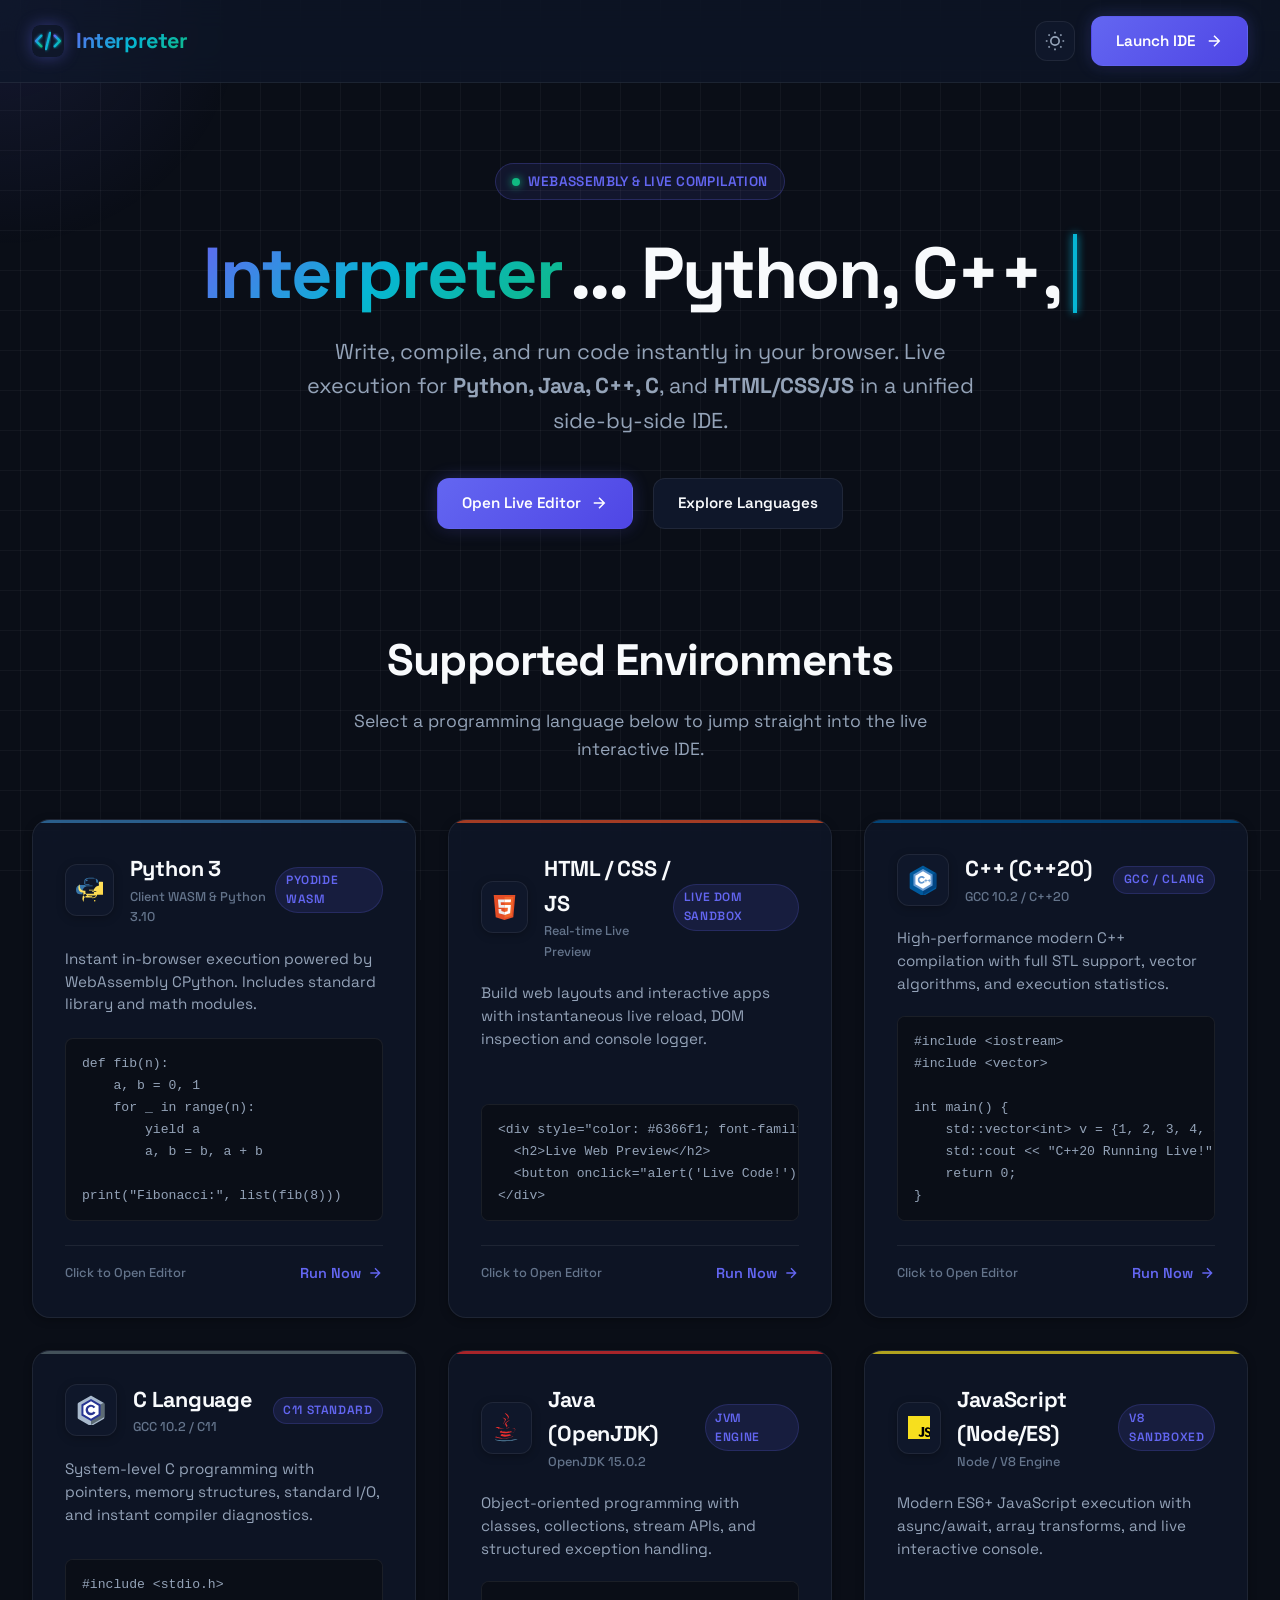
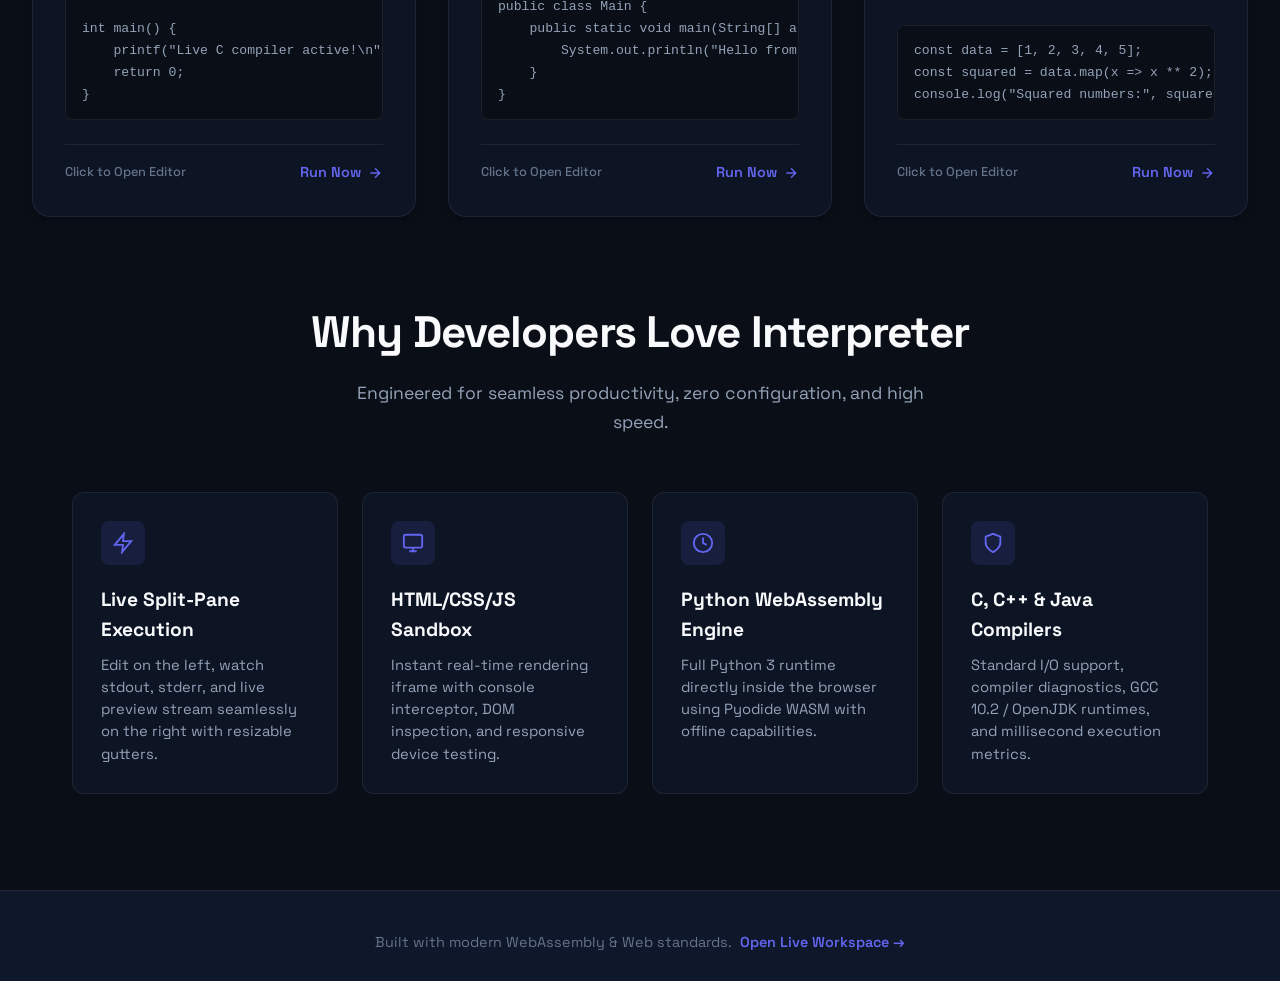
<file: index.html>
<!DOCTYPE html>
<html lang="en" data-theme="dark">
<head>
    <meta charset="UTF-8">
    <meta name="viewport" content="width=device-width, initial-scale=1.0">
    <meta name="description" content="Interpreter - High performance live compiler and interpreter for Python, Java, C++, C, HTML, CSS, JavaScript in your browser.">
    <meta name="theme-color" content="#0a0e17">
    <title>Interpreter - Live Multi-Language Code Compiler & IDE</title>
    <link rel="preconnect" href="https://fonts.googleapis.com">
    <link rel="preconnect" href="https://fonts.gstatic.com" crossorigin>
    <link href="https://fonts.googleapis.com/css2?family=JetBrains+Mono:ital,wght@0,300;0,400;0,500;0,600;0,700;1,400&family=Space+Grotesk:wght@300;400;500;600;700;800&display=swap" rel="stylesheet">
    <link rel="stylesheet" href="styles.css">
    <link rel="icon" type="image/svg+xml" href="assets/logo.svg">
</head>
<body>
    <div class="cursor-glow" id="cursorGlow" aria-hidden="true"></div>
    
    <!-- Navigation -->
    <nav class="nav" role="navigation" aria-label="Main navigation">
        <a href="index.html" class="nav-brand" aria-label="Interpreter Home">
            <img src="assets/logo.svg" alt="Interpreter Logo" class="brand-logo-img">
            <span class="logo-text">Interpreter</span>
        </a>
        <div class="nav-actions">
            <button class="theme-toggle" id="themeToggle" aria-label="Toggle dark / light theme" type="button" title="Toggle Theme">
                <svg class="sun-icon" viewBox="0 0 24 24" fill="none" stroke="currentColor" stroke-width="2" aria-hidden="true">
                    <circle cx="12" cy="12" r="5"/>
                    <path d="M12 1v2M12 21v2M4.22 4.22l1.42 1.42M18.36 18.36l1.42 1.42M1 12h2M21 12h2M4.22 19.78l1.42-1.42M18.36 5.64l1.42-1.42"/>
                </svg>
                <svg class="moon-icon" viewBox="0 0 24 24" fill="none" stroke="currentColor" stroke-width="2" aria-hidden="true">
                    <path d="M21 12.79A9 9 0 1 1 11.21 3 7 7 0 0 0 21 12.79z"/>
                </svg>
            </button>
            <a href="editor.html" class="btn btn-primary" id="navEditorBtn">
                <span>Launch IDE</span>
                <svg viewBox="0 0 24 24" fill="none" stroke="currentColor" stroke-width="2" aria-hidden="true">
                    <path d="M5 12h14M12 5l7 7-7 7"/>
                </svg>
            </a>
        </div>
    </nav>

    <!-- Main Landing Section -->
    <main class="landing-page" id="landingPage">
        <!-- Hero Section -->
        <section class="hero" aria-labelledby="hero-title">
            <div class="hero-badge">
                <span class="pulse-dot"></span>
                <span>WebAssembly & Live Compilation</span>
            </div>

            <div class="typing-container">
                <h1 id="hero-title" class="hero-title">
                    <span class="static-text">Interpreter</span>
                    <span class="typing-text" id="typingText" aria-live="polite"></span>
                    <span class="cursor" aria-hidden="true"></span>
                </h1>
            </div>

            <p class="hero-subtitle">
                Write, compile, and run code instantly in your browser. Live execution for <strong>Python, Java, C++, C</strong>, and <strong>HTML/CSS/JS</strong> in a unified side-by-side IDE.
            </p>

            <div class="hero-actions">
                <a href="editor.html" class="btn btn-primary" id="startCodingBtn">
                    <span>Open Live Editor</span>
                    <svg viewBox="0 0 24 24" fill="none" stroke="currentColor" stroke-width="2" aria-hidden="true">
                        <path d="M5 12h14M12 5l7 7-7 7"/>
                    </svg>
                </a>
                <a href="#languagesSection" class="btn btn-secondary" id="exploreLangBtn">
                    <span>Explore Languages</span>
                </a>
            </div>
        </section>

        <!-- Supported Languages Grid -->
        <section class="languages-section" id="languagesSection" aria-labelledby="languages-title">
            <header class="section-header">
                <h2 id="languages-title" class="section-title">Supported Environments</h2>
                <p class="section-subtitle">Select a programming language below to jump straight into the live interactive IDE.</p>
            </header>

            <div class="languages-grid" id="languagesGrid" role="list">
                <!-- Dynamically rendered via app.js with rich cards and fallback -->
            </div>
        </section>

        <!-- Features Showcase -->
        <section class="features-section" aria-labelledby="features-title">
            <header class="section-header">
                <h2 id="features-title" class="section-title">Why Developers Love Interpreter</h2>
                <p class="section-subtitle">Engineered for seamless productivity, zero configuration, and high speed.</p>
            </header>

            <div class="features-grid">
                <article class="feature-card">
                    <div class="feature-icon">
                        <svg viewBox="0 0 24 24" fill="none" stroke="currentColor" stroke-width="2" aria-hidden="true">
                            <polygon points="13 2 3 14 12 14 11 22 21 10 12 10 13 2"/>
                        </svg>
                    </div>
                    <h3 class="feature-title">Live Split-Pane Execution</h3>
                    <p class="feature-desc">Edit on the left, watch stdout, stderr, and live preview stream seamlessly on the right with resizable gutters.</p>
                </article>

                <article class="feature-card">
                    <div class="feature-icon">
                        <svg viewBox="0 0 24 24" fill="none" stroke="currentColor" stroke-width="2" aria-hidden="true">
                            <rect x="2" y="3" width="20" height="14" rx="2"/>
                            <path d="M8 21h8M12 17v4"/>
                        </svg>
                    </div>
                    <h3 class="feature-title">HTML/CSS/JS Sandbox</h3>
                    <p class="feature-desc">Instant real-time rendering iframe with console interceptor, DOM inspection, and responsive device testing.</p>
                </article>

                <article class="feature-card">
                    <div class="feature-icon">
                        <svg viewBox="0 0 24 24" fill="none" stroke="currentColor" stroke-width="2" aria-hidden="true">
                            <circle cx="12" cy="12" r="10"/>
                            <path d="M12 6v6l4 2"/>
                        </svg>
                    </div>
                    <h3 class="feature-title">Python WebAssembly Engine</h3>
                    <p class="feature-desc">Full Python 3 runtime directly inside the browser using Pyodide WASM with offline capabilities.</p>
                </article>

                <article class="feature-card">
                    <div class="feature-icon">
                        <svg viewBox="0 0 24 24" fill="none" stroke="currentColor" stroke-width="2" aria-hidden="true">
                            <path d="M12 22s8-4 8-10V5l-8-3-8 3v7c0 6 8 10 8 10z"/>
                        </svg>
                    </div>
                    <h3 class="feature-title">C, C++ & Java Compilers</h3>
                    <p class="feature-desc">Standard I/O support, compiler diagnostics, GCC 10.2 / OpenJDK runtimes, and millisecond execution metrics.</p>
                </article>
            </div>
        </section>

        <!-- Footer -->
        <footer class="footer" role="contentinfo">
            <p>
                Built with modern WebAssembly & Web standards. 
                <a href="editor.html" class="footer-link">Open Live Workspace &rarr;</a>
            </p>
        </footer>
    </main>

    <script type="module" src="app.js"></script>
</body>
</html>
</file>
<file: styles.css>
/* ==========================================================================
   INTERPRETER - MODERN DESIGN SYSTEM & CORE STYLES
   ========================================================================== */

:root {
  /* Color Palette - Dark Theme (Default) */
  --bg-primary: #0a0e17;
  --bg-secondary: #0f172a;
  --bg-tertiary: #1e293b;
  --bg-card: rgba(15, 23, 42, 0.75);
  --bg-card-hover: rgba(30, 41, 59, 0.85);
  --bg-glass: rgba(15, 23, 42, 0.65);
  
  --text-primary: #f8fafc;
  --text-secondary: #94a3b8;
  --text-muted: #64748b;
  --text-inverse: #0f172a;

  --border-subtle: rgba(255, 255, 255, 0.07);
  --border-focus: rgba(99, 102, 241, 0.5);
  --border-glow: rgba(99, 102, 241, 0.3);

  /* Vibrant Accent Gradients */
  --accent-primary: #6366f1;
  --accent-primary-hover: #4f46e5;
  --accent-secondary: #06b6d4;
  --accent-emerald: #10b981;
  --accent-amber: #f59e0b;
  --accent-rose: #f43f5e;
  
  --gradient-brand: linear-gradient(135deg, #6366f1 0%, #06b6d4 50%, #10b981 100%);
  --gradient-glow: radial-gradient(circle at center, rgba(99, 102, 241, 0.15) 0%, transparent 70%);
  --gradient-card: linear-gradient(180deg, rgba(255, 255, 255, 0.04) 0%, rgba(255, 255, 255, 0) 100%);
  --gradient-btn: linear-gradient(135deg, #6366f1 0%, #4f46e5 100%);

  /* Shadows */
  --shadow-sm: 0 2px 8px rgba(0, 0, 0, 0.3);
  --shadow-md: 0 8px 24px -4px rgba(0, 0, 0, 0.4);
  --shadow-lg: 0 16px 36px -6px rgba(0, 0, 0, 0.5);
  --shadow-glow: 0 0 25px rgba(99, 102, 241, 0.35);

  /* Fonts */
  --font-sans: 'Space Grotesk', -apple-system, BlinkMacSystemFont, 'Segoe UI', Roboto, sans-serif;
  --font-mono: 'JetBrains Mono', monospace;

  /* Layout & Transitions */
  --radius-sm: 8px;
  --radius-md: 12px;
  --radius-lg: 18px;
  --radius-full: 9999px;
  --transition-fast: 0.15s cubic-bezier(0.4, 0, 0.2, 1);
  --transition-normal: 0.25s cubic-bezier(0.4, 0, 0.2, 1);
  --transition-smooth: 0.4s cubic-bezier(0.16, 1, 0.3, 1);
}

/* Light Theme Variables */
[data-theme="light"] {
  --bg-primary: #f8fafc;
  --bg-secondary: #ffffff;
  --bg-tertiary: #f1f5f9;
  --bg-card: rgba(255, 255, 255, 0.85);
  --bg-card-hover: rgba(255, 255, 255, 0.95);
  --bg-glass: rgba(255, 255, 255, 0.75);

  --text-primary: #0f172a;
  --text-secondary: #475569;
  --text-muted: #94a3b8;
  --text-inverse: #f8fafc;

  --border-subtle: rgba(0, 0, 0, 0.08);
  --border-focus: rgba(99, 102, 241, 0.4);
  --border-glow: rgba(99, 102, 241, 0.2);

  --shadow-sm: 0 2px 8px rgba(0, 0, 0, 0.04);
  --shadow-md: 0 8px 24px -4px rgba(15, 23, 42, 0.08);
  --shadow-lg: 0 16px 36px -6px rgba(15, 23, 42, 0.12);
  --shadow-glow: 0 0 25px rgba(99, 102, 241, 0.2);

  --gradient-glow: radial-gradient(circle at center, rgba(99, 102, 241, 0.08) 0%, transparent 70%);
  --gradient-card: linear-gradient(180deg, rgba(0, 0, 0, 0.01) 0%, rgba(0, 0, 0, 0.03) 100%);
}

/* Base Reset */
*, *::before, *::after {
  box-sizing: border-box;
  margin: 0;
  padding: 0;
}

html {
  font-size: 16px;
  scroll-behavior: smooth;
  height: 100%;
}

body {
  font-family: var(--font-sans);
  background-color: var(--bg-primary);
  color: var(--text-primary);
  min-height: 100vh;
  line-height: 1.6;
  overflow-x: hidden;
  position: relative;
  transition: background-color var(--transition-normal), color var(--transition-normal);
  -webkit-font-smoothing: antialiased;
}

/* Ambient Background Grid & Glow */
body::before {
  content: '';
  position: fixed;
  top: 0;
  left: 0;
  right: 0;
  bottom: 0;
  background-image: 
    linear-gradient(var(--border-subtle) 1px, transparent 1px),
    linear-gradient(90deg, var(--border-subtle) 1px, transparent 1px);
  background-size: 40px 40px;
  background-position: center center;
  pointer-events: none;
  opacity: 0.6;
  z-index: 0;
}

.cursor-glow {
  position: fixed;
  width: 500px;
  height: 500px;
  background: radial-gradient(circle, rgba(99, 102, 241, 0.12) 0%, transparent 70%);
  border-radius: 50%;
  pointer-events: none;
  transform: translate(-50%, -50%);
  z-index: 1;
  transition: opacity 0.3s ease;
}

/* ==========================================================================
   NAVIGATION
   ========================================================================== */

.nav {
  position: sticky;
  top: 0;
  width: 100%;
  padding: 1rem 2rem;
  display: flex;
  justify-content: space-between;
  align-items: center;
  background: var(--bg-glass);
  backdrop-filter: blur(16px);
  -webkit-backdrop-filter: blur(16px);
  border-bottom: 1px solid var(--border-subtle);
  z-index: 100;
  transition: all var(--transition-normal);
}

.nav-brand {
  display: flex;
  align-items: center;
  gap: 0.75rem;
  text-decoration: none;
  color: var(--text-primary);
  font-weight: 700;
  font-size: 1.25rem;
  letter-spacing: -0.02em;
}

.nav-brand .brand-logo-img {
  width: 32px;
  height: 32px;
  border-radius: var(--radius-sm);
  filter: drop-shadow(0 0 8px rgba(99, 102, 241, 0.4));
}

.logo-icon {
  width: 28px;
  height: 28px;
  color: var(--accent-primary);
}

.logo-text {
  background: var(--gradient-brand);
  -webkit-background-clip: text;
  -webkit-text-fill-color: transparent;
  font-weight: 700;
  font-size: 1.35rem;
}

.nav-actions {
  display: flex;
  align-items: center;
  gap: 1rem;
}

/* Theme Toggle Button */
.theme-toggle {
  width: 40px;
  height: 40px;
  border-radius: var(--radius-md);
  border: 1px solid var(--border-subtle);
  background: var(--bg-secondary);
  color: var(--text-secondary);
  display: flex;
  align-items: center;
  justify-content: center;
  cursor: pointer;
  position: relative;
  overflow: hidden;
  transition: all var(--transition-fast);
}

.theme-toggle:hover {
  color: var(--text-primary);
  border-color: var(--border-focus);
  transform: translateY(-1px);
  box-shadow: var(--shadow-sm);
}

.sun-icon, .moon-icon {
  width: 20px;
  height: 20px;
  position: absolute;
  transition: transform var(--transition-normal), opacity var(--transition-normal);
}

[data-theme="dark"] .sun-icon {
  transform: rotate(0deg) scale(1);
  opacity: 1;
}
[data-theme="dark"] .moon-icon {
  transform: rotate(90deg) scale(0);
  opacity: 0;
}

[data-theme="light"] .sun-icon {
  transform: rotate(-90deg) scale(0);
  opacity: 0;
}
[data-theme="light"] .moon-icon {
  transform: rotate(0deg) scale(1);
  opacity: 1;
}

/* Buttons */
.btn {
  display: inline-flex;
  align-items: center;
  justify-content: center;
  gap: 0.6rem;
  padding: 0.75rem 1.5rem;
  font-family: var(--font-sans);
  font-weight: 600;
  font-size: 0.95rem;
  border-radius: var(--radius-md);
  text-decoration: none;
  cursor: pointer;
  border: 1px solid transparent;
  transition: all var(--transition-fast);
}

.btn-primary {
  background: var(--gradient-btn);
  color: #ffffff;
  box-shadow: var(--shadow-sm), 0 0 16px rgba(99, 102, 241, 0.3);
}

.btn-primary:hover {
  transform: translateY(-2px);
  box-shadow: var(--shadow-md), 0 0 24px rgba(99, 102, 241, 0.5);
}

.btn-secondary {
  background: var(--bg-secondary);
  color: var(--text-primary);
  border-color: var(--border-subtle);
}

.btn-secondary:hover {
  background: var(--bg-tertiary);
  border-color: var(--border-focus);
  transform: translateY(-2px);
}

.btn svg {
  width: 18px;
  height: 18px;
  transition: transform var(--transition-fast);
}

.btn:hover svg {
  transform: translateX(3px);
}

/* ==========================================================================
   HERO SECTION
   ========================================================================== */

.hero {
  position: relative;
  max-width: 1200px;
  margin: 0 auto;
  padding: 5rem 2rem 4rem;
  text-align: center;
  z-index: 10;
  display: flex;
  flex-direction: column;
  align-items: center;
}

.hero-badge {
  display: inline-flex;
  align-items: center;
  gap: 0.5rem;
  padding: 0.4rem 1rem;
  background: rgba(99, 102, 241, 0.1);
  border: 1px solid rgba(99, 102, 241, 0.25);
  border-radius: var(--radius-full);
  color: var(--accent-primary);
  font-size: 0.85rem;
  font-weight: 600;
  margin-bottom: 2rem;
  letter-spacing: 0.03em;
  text-transform: uppercase;
}

.hero-badge .pulse-dot {
  width: 8px;
  height: 8px;
  background: var(--accent-emerald);
  border-radius: 50%;
  box-shadow: 0 0 8px var(--accent-emerald);
  animation: pulseGlow 2s infinite ease-in-out;
}

@keyframes pulseGlow {
  0%, 100% { opacity: 1; transform: scale(1); }
  50% { opacity: 0.4; transform: scale(0.8); }
}

.typing-container {
  margin-bottom: 1.25rem;
}

.hero-title {
  font-size: clamp(2.5rem, 6vw, 4.5rem);
  font-weight: 800;
  letter-spacing: -0.03em;
  line-height: 1.15;
  display: flex;
  flex-wrap: wrap;
  align-items: center;
  justify-content: center;
  gap: 0.5rem;
}

.static-text {
  background: var(--gradient-brand);
  -webkit-background-clip: text;
  -webkit-text-fill-color: transparent;
}

.typing-text {
  color: var(--text-primary);
  position: relative;
}

.cursor {
  display: inline-block;
  width: 4px;
  height: 1.1em;
  background: var(--accent-secondary);
  margin-left: 4px;
  vertical-align: -0.15em;
  animation: blink 1s step-end infinite;
  box-shadow: 0 0 8px var(--accent-secondary);
}

@keyframes blink {
  0%, 100% { opacity: 1; }
  50% { opacity: 0; }
}

.hero-subtitle {
  font-size: clamp(1.1rem, 2vw, 1.35rem);
  color: var(--text-secondary);
  max-width: 720px;
  margin: 0 auto 2.5rem;
  font-weight: 400;
}

.hero-actions {
  display: flex;
  align-items: center;
  gap: 1.25rem;
  flex-wrap: wrap;
  justify-content: center;
}

/* ==========================================================================
   LANGUAGES SECTION & CARDS
   ========================================================================== */

.languages-section {
  max-width: 1280px;
  margin: 2rem auto 5rem;
  padding: 0 2rem;
  position: relative;
  z-index: 10;
}

.section-header {
  text-align: center;
  margin-bottom: 3.5rem;
}

.section-title {
  font-size: clamp(2rem, 3.5vw, 2.75rem);
  font-weight: 700;
  letter-spacing: -0.02em;
  margin-bottom: 0.75rem;
  color: var(--text-primary);
}

.section-subtitle {
  font-size: 1.1rem;
  color: var(--text-secondary);
  max-width: 600px;
  margin: 0 auto;
}

.languages-grid {
  display: grid;
  grid-template-columns: repeat(auto-fit, minmax(340px, 1fr));
  gap: 2rem;
}

/* Language Card Modern Aesthetics */
.lang-card {
  position: relative;
  background: var(--bg-card);
  backdrop-filter: blur(12px);
  -webkit-backdrop-filter: blur(12px);
  border: 1px solid var(--border-subtle);
  border-radius: var(--radius-lg);
  padding: 2rem;
  display: flex;
  flex-direction: column;
  transition: all var(--transition-normal);
  overflow: hidden;
  box-shadow: var(--shadow-sm);
  text-decoration: none;
  color: inherit;
}

.lang-card::before {
  content: '';
  position: absolute;
  top: 0;
  left: 0;
  right: 0;
  height: 3px;
  background: var(--card-accent, var(--gradient-brand));
  opacity: 0.7;
  transition: height var(--transition-fast), opacity var(--transition-fast);
}

.lang-card:hover {
  transform: translateY(-6px);
  border-color: var(--border-focus);
  box-shadow: var(--shadow-lg), 0 0 20px rgba(99, 102, 241, 0.15);
  background: var(--bg-card-hover);
}

.lang-card:hover::before {
  height: 4px;
  opacity: 1;
}

.lang-card-header {
  display: flex;
  align-items: center;
  justify-content: space-between;
  margin-bottom: 1.25rem;
}

.lang-card-identity {
  display: flex;
  align-items: center;
  gap: 1rem;
}

.lang-icon-wrapper {
  width: 52px;
  height: 52px;
  border-radius: var(--radius-md);
  background: var(--bg-secondary);
  border: 1px solid var(--border-subtle);
  display: flex;
  align-items: center;
  justify-content: center;
  padding: 10px;
  box-shadow: var(--shadow-sm);
  transition: transform var(--transition-normal);
}

.lang-card:hover .lang-icon-wrapper {
  transform: scale(1.08) rotate(3deg);
}

.lang-icon-img {
  width: 100%;
  height: 100%;
  object-fit: contain;
}

.lang-name-group {
  display: flex;
  flex-direction: column;
}

.lang-card-title {
  font-size: 1.35rem;
  font-weight: 700;
  color: var(--text-primary);
  letter-spacing: -0.01em;
}

.lang-type-badge {
  display: inline-block;
  font-size: 0.75rem;
  font-weight: 600;
  text-transform: uppercase;
  letter-spacing: 0.05em;
  padding: 0.2rem 0.6rem;
  border-radius: var(--radius-full);
  background: rgba(99, 102, 241, 0.12);
  color: var(--accent-primary);
  border: 1px solid rgba(99, 102, 241, 0.2);
}

.lang-card-desc {
  font-size: 0.95rem;
  color: var(--text-secondary);
  line-height: 1.5;
  margin-bottom: 1.25rem;
  flex-grow: 1;
}

/* Code Snippet Box inside card */
.lang-code-preview {
  background: var(--bg-primary);
  border: 1px solid var(--border-subtle);
  border-radius: var(--radius-sm);
  padding: 0.85rem 1rem;
  font-family: var(--font-mono);
  font-size: 0.82rem;
  color: var(--text-secondary);
  overflow-x: auto;
  margin-bottom: 1.5rem;
  position: relative;
}

.lang-code-preview code {
  white-space: pre;
}

.lang-card-footer {
  display: flex;
  align-items: center;
  justify-content: space-between;
  padding-top: 1rem;
  border-top: 1px solid var(--border-subtle);
}

.lang-tech-pill {
  font-size: 0.8rem;
  font-weight: 500;
  color: var(--text-muted);
}

.lang-action-link {
  display: flex;
  align-items: center;
  gap: 0.4rem;
  font-weight: 600;
  font-size: 0.9rem;
  color: var(--accent-primary);
  transition: gap var(--transition-fast);
}

.lang-card:hover .lang-action-link {
  gap: 0.7rem;
}

.lang-action-link svg {
  width: 16px;
  height: 16px;
}

/* Specific Language Card Colors */
.lang-card[data-lang="python"] { --card-accent: #387eb8; }
.lang-card[data-lang="html"] { --card-accent: #e44d26; }
.lang-card[data-lang="java"] { --card-accent: #ea2d2e; }
.lang-card[data-lang="cpp"] { --card-accent: #00599c; }
.lang-card[data-lang="c"] { --card-accent: #5c6b73; }
.lang-card[data-lang="javascript"] { --card-accent: #f7df1e; }

/* ==========================================================================
   FEATURES SECTION
   ========================================================================== */

.features-section {
  max-width: 1200px;
  margin: 3rem auto 6rem;
  padding: 0 2rem;
  position: relative;
  z-index: 10;
}

.features-grid {
  display: grid;
  grid-template-columns: repeat(auto-fit, minmax(260px, 1fr));
  gap: 1.5rem;
}

.feature-card {
  background: var(--bg-card);
  border: 1px solid var(--border-subtle);
  border-radius: var(--radius-md);
  padding: 1.75rem;
  backdrop-filter: blur(8px);
  transition: transform var(--transition-fast), border-color var(--transition-fast);
}

.feature-card:hover {
  transform: translateY(-4px);
  border-color: var(--border-focus);
}

.feature-icon {
  width: 44px;
  height: 44px;
  border-radius: var(--radius-sm);
  background: rgba(99, 102, 241, 0.12);
  color: var(--accent-primary);
  display: flex;
  align-items: center;
  justify-content: center;
  margin-bottom: 1.25rem;
}

.feature-icon svg {
  width: 22px;
  height: 22px;
}

.feature-title {
  font-size: 1.2rem;
  font-weight: 700;
  color: var(--text-primary);
  margin-bottom: 0.5rem;
}

.feature-desc {
  font-size: 0.92rem;
  color: var(--text-secondary);
  line-height: 1.5;
}

/* ==========================================================================
   FOOTER
   ========================================================================== */

.footer {
  border-top: 1px solid var(--border-subtle);
  background: var(--bg-secondary);
  padding: 2.5rem 2rem;
  text-align: center;
  color: var(--text-muted);
  font-size: 0.9rem;
  position: relative;
  z-index: 10;
}

.footer-link {
  color: var(--accent-primary);
  text-decoration: none;
  font-weight: 600;
  margin-left: 0.25rem;
}

.footer-link:hover {
  text-decoration: underline;
}

/* ==========================================================================
   RESPONSIVE DESIGN
   ========================================================================== */

@media (max-width: 768px) {
  .nav {
    padding: 0.75rem 1.25rem;
  }
  .hero {
    padding: 3rem 1.25rem 2.5rem;
  }
  .languages-grid {
    grid-template-columns: 1fr;
  }
  .features-grid {
    grid-template-columns: 1fr;
  }
}
</file>
